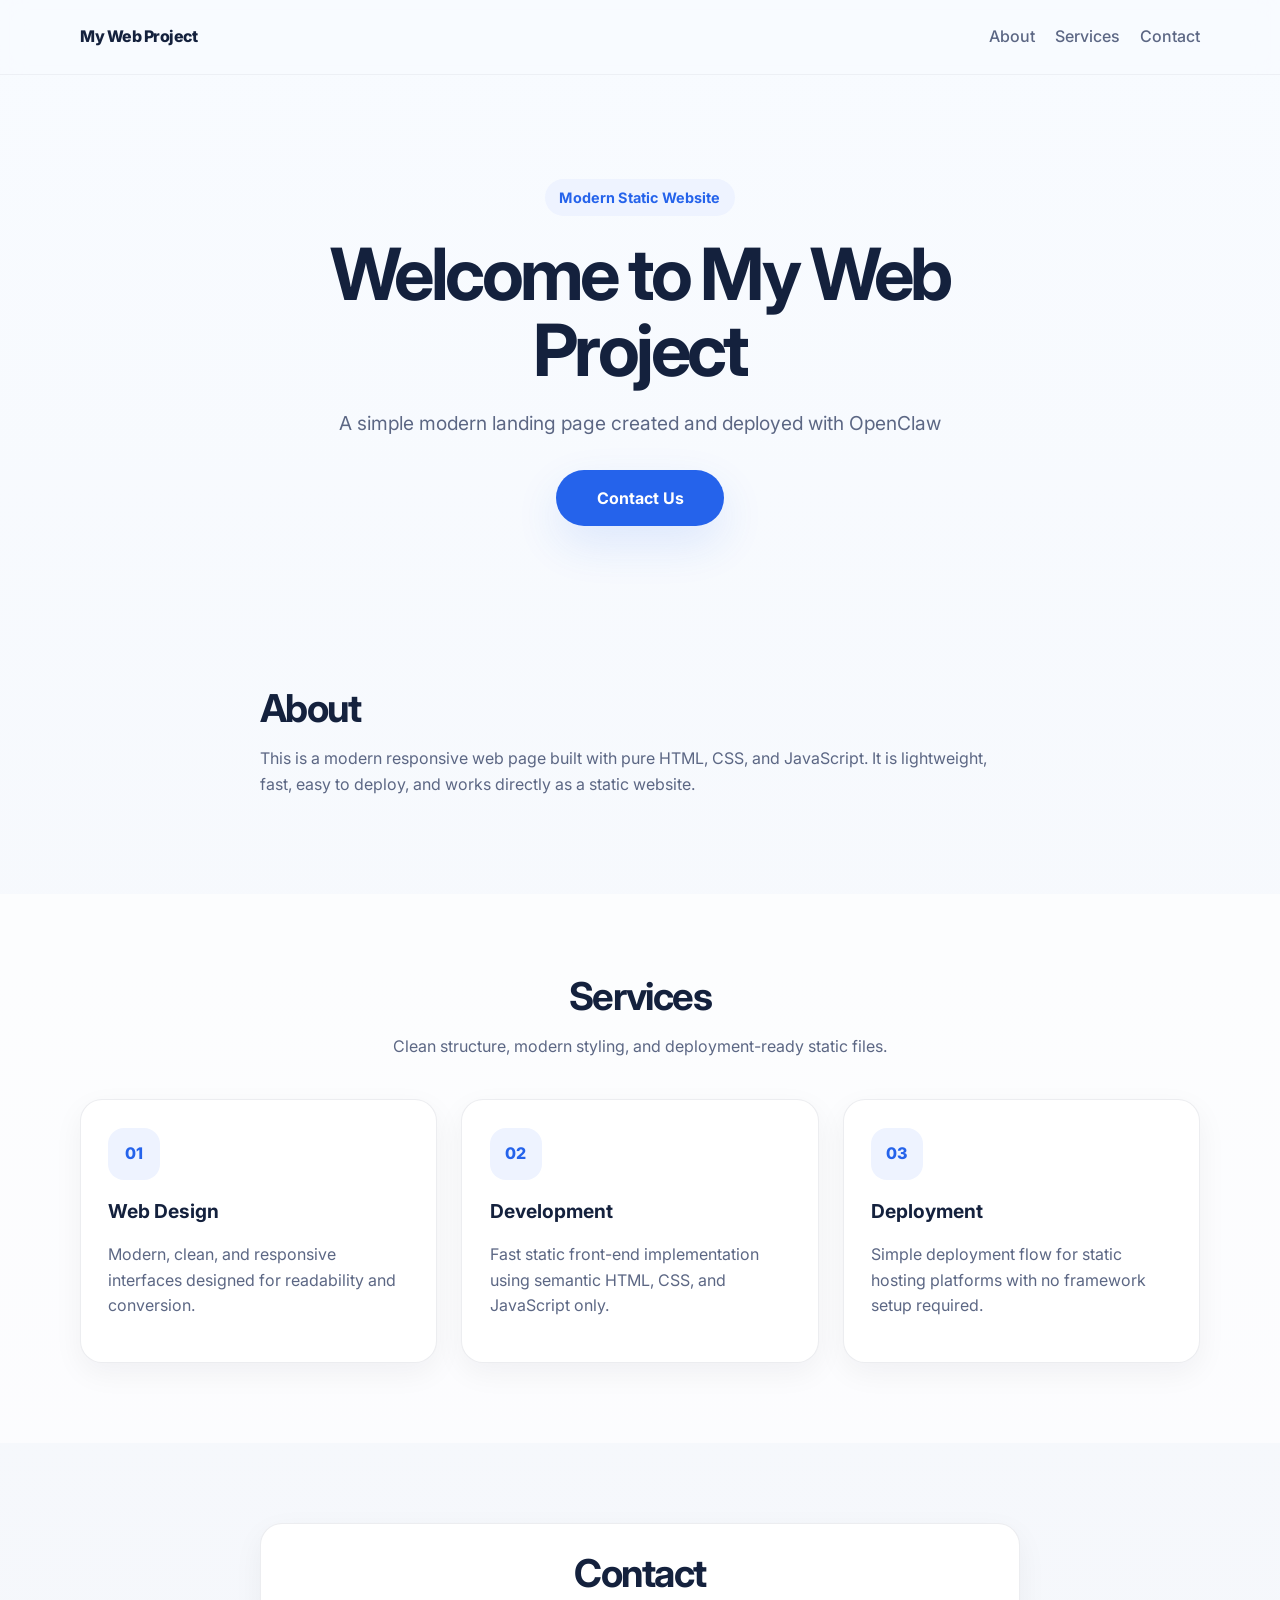
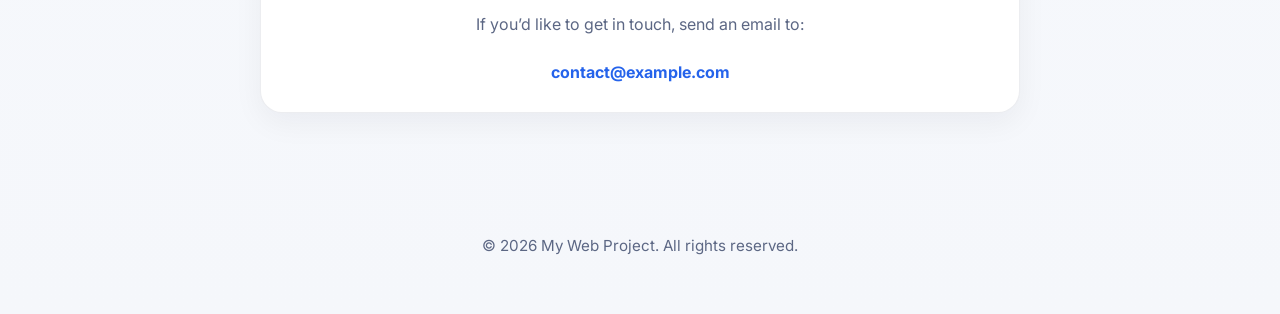
<file: index.html>
<!DOCTYPE html>
<html lang="en">
<head>
  <meta charset="UTF-8" />
  <meta name="viewport" content="width=device-width, initial-scale=1.0" />
  <meta name="description" content="A simple modern landing page created and deployed with OpenClaw" />
  <title>My Web Project</title>
  <link rel="preconnect" href="https://fonts.googleapis.com">
  <link rel="preconnect" href="https://fonts.gstatic.com" crossorigin>
  <link href="https://fonts.googleapis.com/css2?family=Inter:wght@400;500;600;700;800&display=swap" rel="stylesheet">
  <link rel="stylesheet" href="style.css" />
</head>
<body>
  <header class="site-header">
    <div class="container nav">
      <a href="#hero" class="logo">My Web Project</a>
      <nav class="nav-links">
        <a href="#about">About</a>
        <a href="#services">Services</a>
        <a href="#contact">Contact</a>
      </nav>
    </div>
  </header>

  <main>
    <section id="hero" class="hero">
      <div class="container hero-content">
        <span class="eyebrow">Modern Static Website</span>
        <h1>Welcome to My Web Project</h1>
        <p>A simple modern landing page created and deployed with OpenClaw</p>
        <a href="#contact" class="button">Contact Us</a>
      </div>
    </section>

    <section id="about" class="section">
      <div class="container narrow">
        <h2>About</h2>
        <p>
          This is a modern responsive web page built with pure HTML, CSS, and JavaScript.
          It is lightweight, fast, easy to deploy, and works directly as a static website.
        </p>
      </div>
    </section>

    <section id="services" class="section section-alt">
      <div class="container">
        <div class="section-heading">
          <h2>Services</h2>
          <p>Clean structure, modern styling, and deployment-ready static files.</p>
        </div>

        <div class="cards">
          <article class="card">
            <div class="card-icon">01</div>
            <h3>Web Design</h3>
            <p>Modern, clean, and responsive interfaces designed for readability and conversion.</p>
          </article>

          <article class="card">
            <div class="card-icon">02</div>
            <h3>Development</h3>
            <p>Fast static front-end implementation using semantic HTML, CSS, and JavaScript only.</p>
          </article>

          <article class="card">
            <div class="card-icon">03</div>
            <h3>Deployment</h3>
            <p>Simple deployment flow for static hosting platforms with no framework setup required.</p>
          </article>
        </div>
      </div>
    </section>

    <section id="contact" class="section">
      <div class="container narrow contact-box">
        <h2>Contact</h2>
        <p>If you’d like to get in touch, send an email to:</p>
        <a class="contact-link" href="mailto:contact@example.com">contact@example.com</a>
      </div>
    </section>
  </main>

  <footer class="site-footer">
    <div class="container footer-content">
      <p>© <span id="year"></span> My Web Project. All rights reserved.</p>
    </div>
  </footer>

  <script src="script.js"></script>
</body>
</html>
</file>
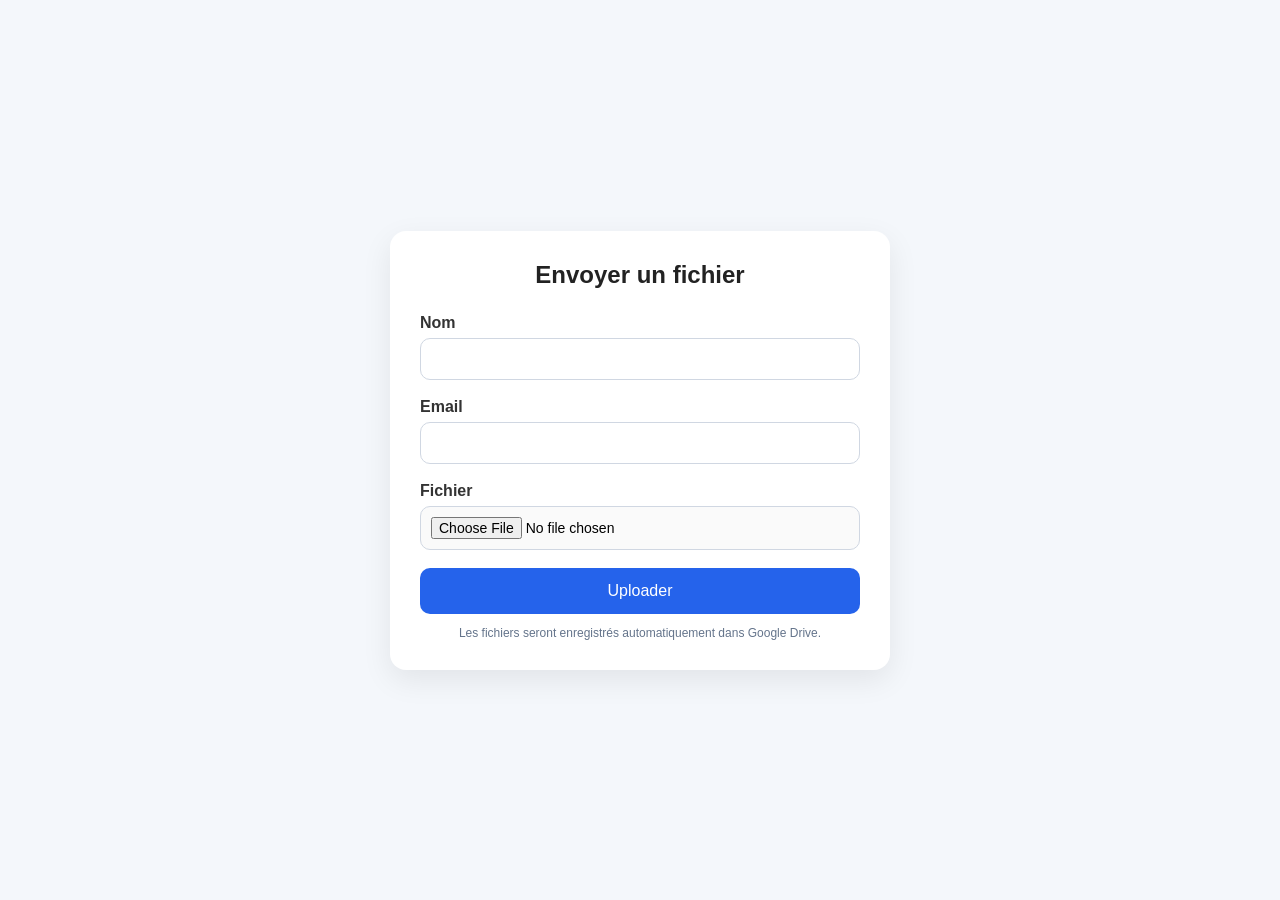
<file: google-apps-script-upload/Index.html>
<!DOCTYPE html>
<html lang="fr">
<head>
  <meta charset="UTF-8" />
  <meta name="viewport" content="width=device-width, initial-scale=1.0" />
  <title>Upload de fichiers</title>
  <style>
    * { box-sizing: border-box; font-family: Arial, sans-serif; }
    body {
      margin: 0;
      padding: 0;
      background: #f4f7fb;
      display: flex;
      justify-content: center;
      align-items: center;
      min-height: 100vh;
    }
    .container {
      background: #fff;
      width: 100%;
      max-width: 500px;
      padding: 30px;
      border-radius: 16px;
      box-shadow: 0 10px 30px rgba(0,0,0,0.08);
    }
    h1 {
      margin-top: 0;
      font-size: 24px;
      color: #222;
      text-align: center;
      margin-bottom: 25px;
    }
    .field { margin-bottom: 18px; }
    label {
      display: block;
      margin-bottom: 6px;
      font-weight: bold;
      color: #333;
    }
    input[type="text"], input[type="email"], input[type="file"] {
      width: 100%;
      padding: 12px;
      border: 1px solid #d0d7e2;
      border-radius: 10px;
      font-size: 14px;
    }
    input[type="file"] {
      padding: 10px;
      background: #fafafa;
    }
    button {
      width: 100%;
      padding: 14px;
      background: #2563eb;
      color: white;
      border: none;
      border-radius: 10px;
      font-size: 16px;
      cursor: pointer;
      transition: 0.2s;
    }
    button:hover { background: #1d4ed8; }
    button:disabled {
      background: #94a3b8;
      cursor: not-allowed;
    }
    .message {
      margin-top: 20px;
      padding: 12px;
      border-radius: 10px;
      display: none;
      font-size: 14px;
    }
    .success {
      background: #dcfce7;
      color: #166534;
      border: 1px solid #86efac;
    }
    .error {
      background: #fee2e2;
      color: #991b1b;
      border: 1px solid #fca5a5;
    }
    .loading {
      text-align: center;
      color: #475569;
      margin-top: 12px;
      display: none;
    }
    .note {
      font-size: 12px;
      color: #64748b;
      margin-top: 12px;
      text-align: center;
    }
  </style>
</head>
<body>
  <div class="container">
    <h1>Envoyer un fichier</h1>

    <form id="uploadForm">
      <div class="field">
        <label for="name">Nom</label>
        <input type="text" id="name" required />
      </div>

      <div class="field">
        <label for="email">Email</label>
        <input type="email" id="email" required />
      </div>

      <div class="field">
        <label for="file">Fichier</label>
        <input type="file" id="file" required />
      </div>

      <button type="submit" id="submitBtn">Uploader</button>
    </form>

    <div class="loading" id="loading">Upload en cours...</div>
    <div class="message" id="messageBox"></div>

    <div class="note">Les fichiers seront enregistrés automatiquement dans Google Drive.</div>
  </div>

  <script>
    const form = document.getElementById('uploadForm');
    const submitBtn = document.getElementById('submitBtn');
    const loading = document.getElementById('loading');
    const messageBox = document.getElementById('messageBox');

    function showMessage(text, type) {
      messageBox.style.display = 'block';
      messageBox.className = 'message ' + type;
      messageBox.textContent = text;
    }

    form.addEventListener('submit', function(e) {
      e.preventDefault();

      const name = document.getElementById('name').value.trim();
      const email = document.getElementById('email').value.trim();
      const fileInput = document.getElementById('file');
      const file = fileInput.files[0];

      if (!name || !email || !file) {
        showMessage('Merci de remplir tous les champs.', 'error');
        return;
      }

      submitBtn.disabled = true;
      loading.style.display = 'block';
      messageBox.style.display = 'none';

      const reader = new FileReader();

      reader.onload = function(event) {
        const base64Data = event.target.result.split(',')[1];

        google.script.run
          .withSuccessHandler(function(response) {
            loading.style.display = 'none';
            submitBtn.disabled = false;

            if (response.success) {
              showMessage('Fichier envoyé avec succès !', 'success');
              form.reset();
            } else {
              showMessage(response.message || 'Une erreur est survenue.', 'error');
            }
          })
          .withFailureHandler(function(error) {
            loading.style.display = 'none';
            submitBtn.disabled = false;
            showMessage('Erreur serveur : ' + error.message, 'error');
          })
          .uploadFile({
            name: name,
            email: email,
            fileName: file.name,
            mimeType: file.type,
            bytes: base64Data
          });
      };

      reader.readAsDataURL(file);
    });
  </script>
</body>
</html>
</file>
<file: style.css>
:root {
  --bg: #f5f7fb;
  --surface: #ffffff;
  --surface-soft: #eef3ff;
  --text: #14213d;
  --muted: #5c6784;
  --primary: #2563eb;
  --primary-dark: #1d4ed8;
  --border: rgba(20, 33, 61, 0.08);
  --shadow: 0 18px 45px rgba(37, 99, 235, 0.12);
  --radius: 22px;
}

* {
  box-sizing: border-box;
}

html {
  scroll-behavior: smooth;
}

body {
  margin: 0;
  font-family: 'Inter', sans-serif;
  background: linear-gradient(180deg, #f8fbff 0%, var(--bg) 100%);
  color: var(--text);
  line-height: 1.6;
}

img {
  max-width: 100%;
}

a {
  color: inherit;
  text-decoration: none;
}

.container {
  width: min(1120px, calc(100% - 2rem));
  margin: 0 auto;
}

.narrow {
  width: min(760px, 100%);
}

.site-header {
  position: sticky;
  top: 0;
  z-index: 10;
  backdrop-filter: blur(12px);
  background: rgba(248, 251, 255, 0.82);
  border-bottom: 1px solid rgba(20, 33, 61, 0.05);
}

.nav {
  display: flex;
  align-items: center;
  justify-content: space-between;
  min-height: 74px;
  gap: 1rem;
}

.logo {
  font-weight: 800;
  letter-spacing: -0.03em;
}

.nav-links {
  display: flex;
  gap: 1.25rem;
  color: var(--muted);
  font-weight: 500;
}

.nav-links a:hover {
  color: var(--primary);
}

.hero {
  padding: 6.5rem 0 5rem;
}

.hero-content {
  text-align: center;
  max-width: 820px;
}

.eyebrow {
  display: inline-flex;
  padding: 0.45rem 0.9rem;
  border-radius: 999px;
  background: var(--surface-soft);
  color: var(--primary);
  font-size: 0.9rem;
  font-weight: 700;
  letter-spacing: 0.01em;
  margin-bottom: 1.25rem;
}

.hero h1 {
  margin: 0;
  font-size: clamp(2.6rem, 6vw, 4.5rem);
  line-height: 1.05;
  letter-spacing: -0.05em;
}

.hero p {
  margin: 1.25rem auto 0;
  font-size: clamp(1rem, 2vw, 1.2rem);
  color: var(--muted);
  max-width: 660px;
}

.button {
  display: inline-flex;
  align-items: center;
  justify-content: center;
  margin-top: 2rem;
  min-width: 168px;
  padding: 0.95rem 1.4rem;
  border-radius: 999px;
  background: var(--primary);
  color: #fff;
  font-weight: 700;
  box-shadow: var(--shadow);
  transition: transform 0.2s ease, background 0.2s ease, box-shadow 0.2s ease;
}

.button:hover {
  background: var(--primary-dark);
  transform: translateY(-2px);
  box-shadow: 0 22px 50px rgba(29, 78, 216, 0.18);
}

.section {
  padding: 5rem 0;
}

.section-alt {
  background: rgba(255, 255, 255, 0.65);
}

.section h2 {
  margin: 0 0 1rem;
  font-size: clamp(1.8rem, 3vw, 2.6rem);
  line-height: 1.15;
  letter-spacing: -0.04em;
}

.section p,
.card p {
  color: var(--muted);
}

.section-heading {
  text-align: center;
  margin-bottom: 2.5rem;
}

.cards {
  display: grid;
  grid-template-columns: repeat(3, 1fr);
  gap: 1.5rem;
}

.card,
.contact-box {
  background: var(--surface);
  border: 1px solid var(--border);
  border-radius: var(--radius);
  padding: 1.7rem;
  box-shadow: 0 10px 30px rgba(17, 24, 39, 0.05);
}

.card h3 {
  margin: 0 0 0.6rem;
  font-size: 1.2rem;
}

.card-icon {
  width: 52px;
  height: 52px;
  display: inline-flex;
  align-items: center;
  justify-content: center;
  border-radius: 16px;
  background: var(--surface-soft);
  color: var(--primary);
  font-weight: 800;
  margin-bottom: 1rem;
}

.contact-box {
  text-align: center;
}

.contact-link {
  display: inline-block;
  margin-top: 0.4rem;
  font-weight: 700;
  color: var(--primary);
}

.contact-link:hover {
  color: var(--primary-dark);
}

.site-footer {
  padding: 1.6rem 0 2.5rem;
}

.footer-content {
  text-align: center;
  color: var(--muted);
  font-size: 0.95rem;
}

@media (max-width: 900px) {
  .cards {
    grid-template-columns: 1fr;
  }
}

@media (max-width: 720px) {
  .nav {
    flex-direction: column;
    justify-content: center;
    padding: 0.9rem 0;
  }

  .nav-links {
    flex-wrap: wrap;
    justify-content: center;
  }

  .hero {
    padding-top: 5rem;
  }

  .section {
    padding: 4rem 0;
  }
}
</file>
